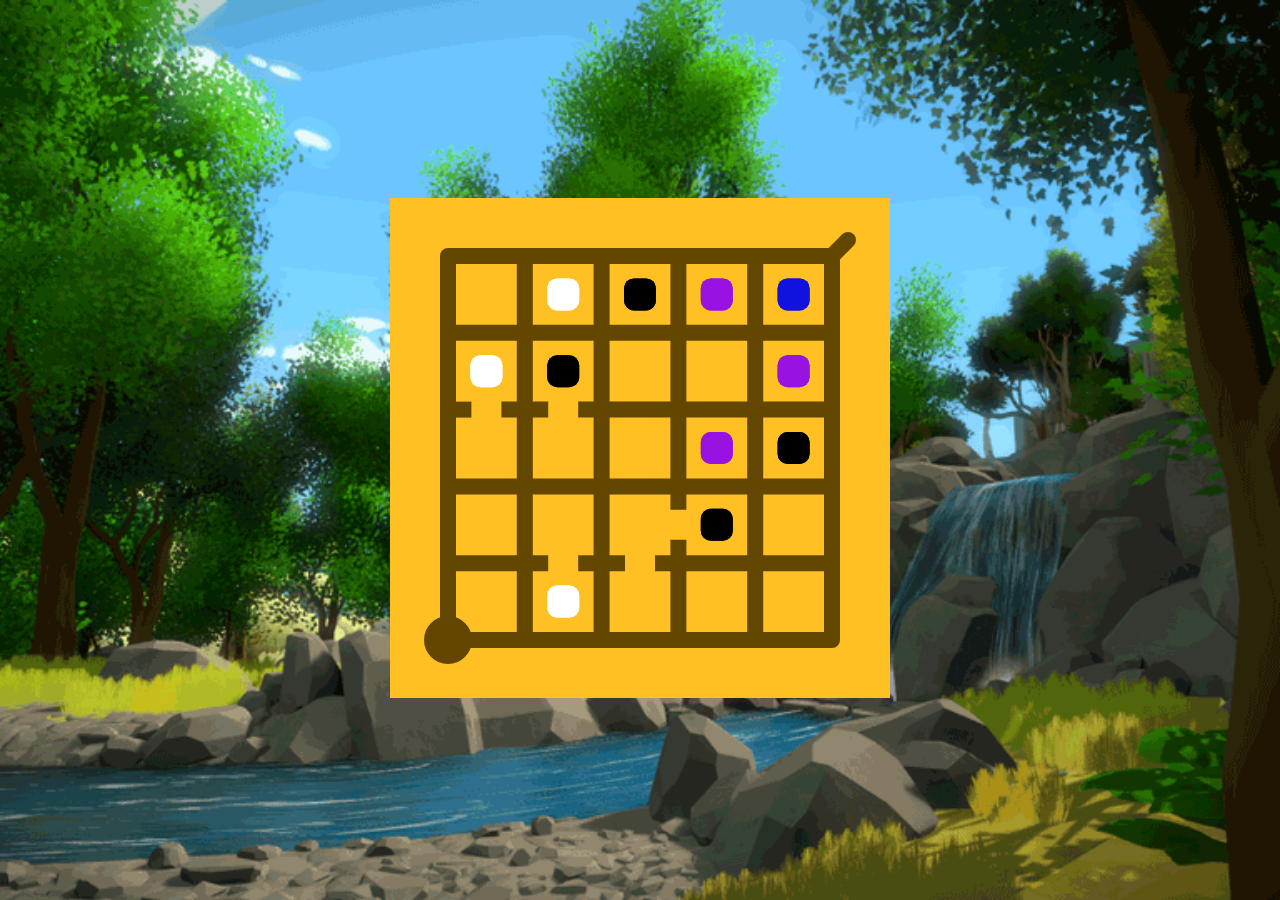
<file: index.html>
<!DOCTYPE html>
<html class="game">
<link rel="stylesheet" href="common.css">
<div id="drawing"></div>
<script src="svg.js"></script>
<script src="svg.filter.js"></script>
<script src="puzzle.js"></script>
<script src="panel.js"></script>
</file>
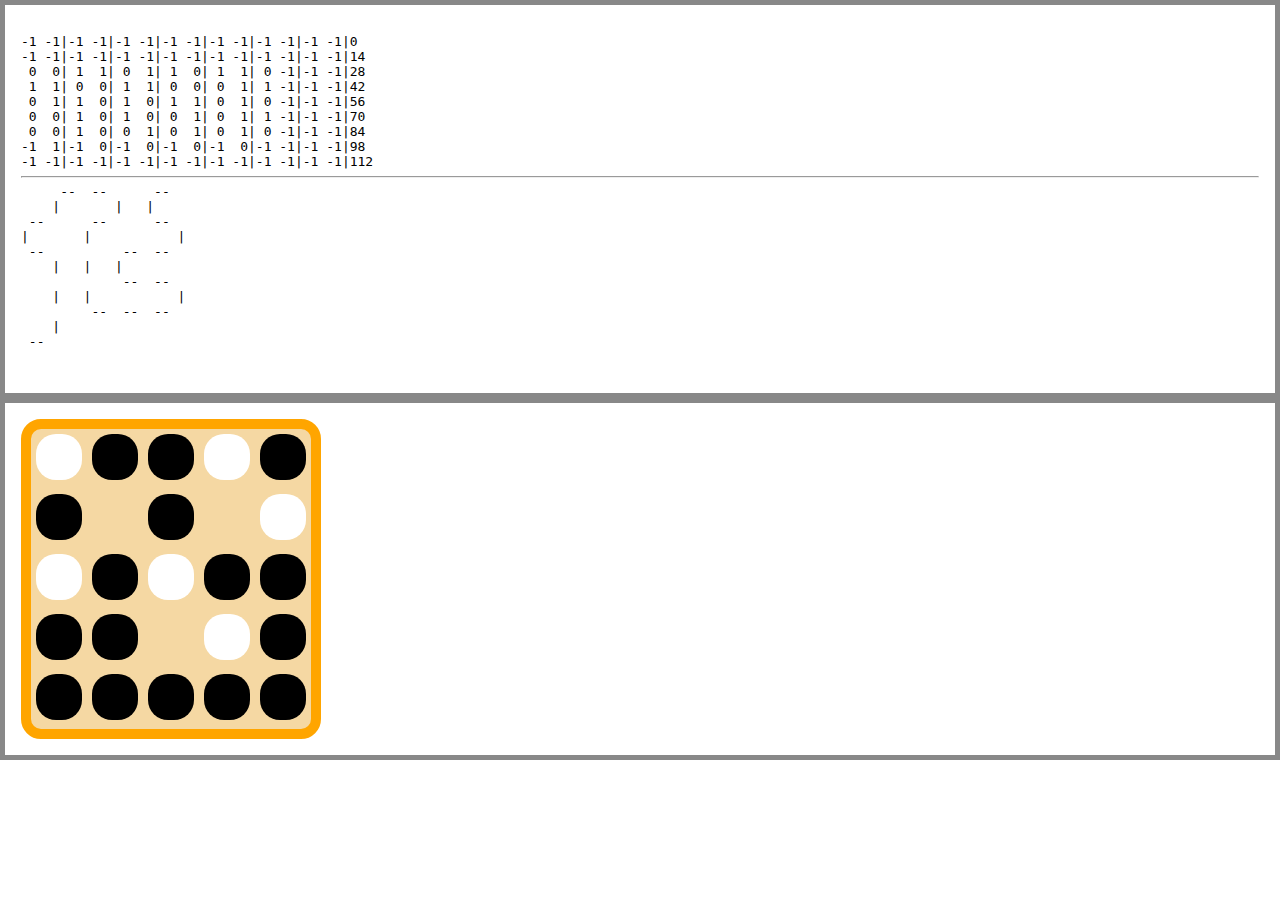
<file: puzzle.html>
<!DOCTYPE html>
<html class="puzzle-gen">
<link rel="stylesheet" href="common.css">
<div id="walls" class="module"></div>
<div id="cells" class="module"></div>
<script>
    window.DEBUG_PUZZLE= true;
</script>
<script src="puzzle.js"></script>
</file>
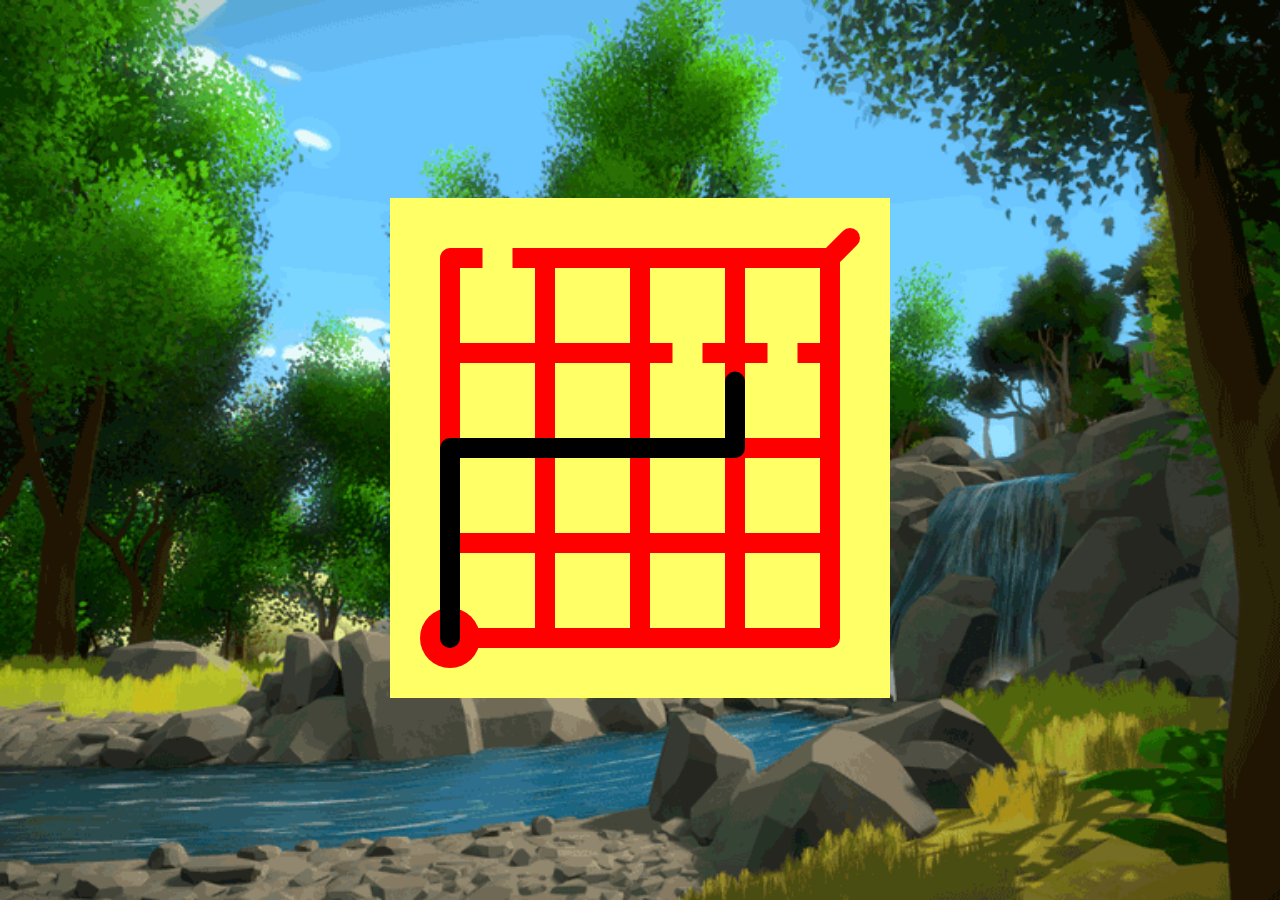
<file: svg.html>
<!DOCTYPE html>
<html>
<head>
  <title>SVG.js</title>
</head>
<body>
  <div id="drawing"></div>
</body>
</html>

<style>
html, body {
    height: 100%;
}
body {
    margin: 0;
    padding: 0;
    background-image: url("screenshot12-low.png");
    background-size: cover;
    background-position: center;
    display: flex;
    align-items: center;
    justify-content: center;
}
#drawing > svg {
    margin: 0;
    width: 500px;
    height: 500px;
}
</style>

<script src="svg.js"></script>
<script>
'use strict';

let cells= [
    
];


const Panel= function() {

    let svg;
    let mouseX= -100;
    let mouseY= -100;
    let mouseX_= -100;
    let mouseY_= -100;

    const width= 5;
    const height= 5;
    const gapsX= [ [ 0 ], [ 2, 3 ], [], [], [] ];
    const inCX= 0;
    const inCY= height - 1;
    const outCX= width - 1;
    const outCY= 0;
    const way= [ [ inCX, inCY ], [ 0, 2 ], [ 3, 2 ], [ 3, 0 ], [ outCX, outCY ] ];

    const lineColor= '#F00';
    const border= 10;
    const lineWidth= 4;
    const gapWidth= 6;

    const nodeX= [];
    const nodeY= [];
    for ( let x= 0; x < width;  x++ ) nodeX[x]= (100 - lineWidth - border * 2) * x / (width - 1)  + lineWidth / 2 + border;
    for ( let y= 0; y < height; y++ ) nodeY[y]= (100 - lineWidth - border * 2) * y / (height - 1) + lineWidth / 2 + border;

    const inX= nodeX[inCX];
    const inY= nodeY[inCY];
    const outX= nodeX[outCX];
    const outY= nodeY[outCY];
    let outX1= nodeX[outCX];
    let outY1= nodeY[outCY];

    if ( outCX == 0 ) outX1 -= lineWidth;
    if ( outCX == width - 1 ) outX1 += lineWidth;
    if ( outCY == 0 ) outY1 -= lineWidth;
    if ( outCY == height - 1 ) outY1 += lineWidth;

    const outCX1= width;
    const outCY1= height;
    nodeX[outCX1]= outX1;
    nodeY[outCY1]= outY1;

    const _dist= (x0, y0, x1, y1) => Math.sqrt((x1 - x0) * (x1 - x0) + (y1 - y0) * (y1 - y0));

/*
    const _pointDist= (xa, ya, xb, yb, x, y ) => {
        const dxab= xb - xa;
        const dyab= yb - ya;
        const d= dyab * (x - xa) - dxab * (y - ya);
        return Math.sqrt(d * d / (dxab * dxab + dyab * dyab));
    };
*/
    const _pointOnLineDist= (x1, y1, x2, y2, x, y) => {
        const dx= x2 - x1;
        const dy= y2 - y1;
        const t= (dx * (x - x1) + dy * (y - y1)) / (dx * dx + dy * dy);
        const px = dx * t + x1;
        const py = dy * t + y1;
        return _dist(x1, y1, px, py);
    };

    const _setMousePos= function( event ) {
        const node= svg.node;
        const rect= node.getBoundingClientRect();

// console.log(rect);

        mouseX_= mouseX= 100 * (event.clientX - rect.x) / rect.width;
        mouseY_= mouseY= 100 * (event.clientY - rect.y) / rect.height;
    };

    const _drawWay= function( way ) {
        let pointsStr= '';
        let pathLength= 0;
        let lastX;
        let lastY;
        for ( var i= 0; i < way.length; i++ ) {
            let x= nodeX[way[i][0]];
            let y= nodeY[way[i][1]];
            pointsStr += ',' + x + ',' + y;
            if ( i ) pathLength += _dist(lastX, lastY, x, y);
            lastX= x;
            lastY= y;
        }

        if ( lastTrackNext ) {
//            if ( lastTrackNext.percent < 1 ) {
                const tX= lastTrackNext.x;
                const tY= lastTrackNext.y;
                const p= lastTrackNextPercent;
                const pX= lastX * (1 - p) + tX * ( p);
                const pY= lastY * (1 - p) + tY * ( p);
                pointsStr += ',' + pX + ',' + pY;
                pathLength += _dist(lastX, lastY, pX, pY);
// console.log(pX, pY);
//            }
        }

//        pointsStr += ',' + outX1 + ',' + outY1;
//        pathLength += _dist(outX, outY, outX1, outY1);

        wayPath.attr('stroke-dashoffset', 10000 - pathLength);
        wayPath.plot('M' + pointsStr.substr(1));
    };

    let trackMouse= false;
    const track= [];
    const trackNext= [];
    const trackCells= [];
    let lastTrackNext;
    let lastTrackNextPercent;
    let trackCX;
    let trackCY;

    const _addTrackNext= function( cx, cy ) {
        trackNext.push({ cx: cx, cy: cy, x: nodeX[cx], y: nodeY[cy], percent: 0, dist: 0 });
    };

    const _updateTrackNext= function() {
        lastTrackNext= undefined;
        trackNext.length= 0;

// console.log("UPDTN", trackCX, trackCY);

        if ( trackCX == outCX1 && trackCY == outCY1 ) {
            _addTrackNext(outCX, outCY);
            return;
        }

        if ( trackCX > 0          ) _addTrackNext(trackCX - 1, trackCY);
        if ( trackCX < width - 1  ) _addTrackNext(trackCX + 1, trackCY);
        if ( trackCY > 0          ) _addTrackNext(trackCX, trackCY - 1);
        if ( trackCY < height - 1 ) _addTrackNext(trackCX, trackCY + 1);
        if ( trackCX == outCX && trackCY == outCY ) {
            trackNext.push({ cx: outCX1, cy: outCY1, x: outX1, y: outY1, percent: 0, dist: 0 });
        }
    };

    const _drawTrack= function() {
        _drawWay(track);
    };

    const _addToTrack= function( x, y ) {

// console.log("ADD", x, y);

        trackCX= x;
        trackCY= y;
        track.push([ trackCX, trackCY ]);
        trackCells[trackCY * width + trackCX]= track.length;

// _drawTrack();
// console.table(track);

        _updateTrackNext();
    };

    const _removeFromTrack= function() {
        trackCells[trackCY * width + trackCX]= 0;
        track.pop();
        trackCX= track[track.length - 1][0];
        trackCY= track[track.length - 1][1];
    };

    const _resetTrack= function() {
        track.length= 0;
        trackCells.length= 0;
        _addToTrack(inCX, inCY);
    };

    let rec= 0;
    let recOne= 0;
    const _updateTrack= function() {
        rec++;
        if ( rec > 10 ) {
            console.log("RECURSION");
            debugger;
            if ( recOne == 0 ) {
                _recOne= 1;
                __updateTrack();
            }
        }
        else {
            __updateTrack();
        }
        rec--;
    }

    const __updateTrack= function() {
        if ( !trackNext.length ) return;

// console.log("A");

        trackNext.map(next => {
            const nextNodeDist= _dist(nodeX[trackCX], nodeY[trackCY], next.x, next.y);
            next.percent= _pointOnLineDist(nodeX[trackCX], nodeY[trackCY], next.x, next.y, mouseX, mouseY) / nextNodeDist;
            next.dist= _dist(next.x, next.y, mouseX, mouseY) / nextNodeDist;
        });
        trackNext.sort((next1, next2) => next1.dist - next2.dist);

// if ( lastTrackNext) console.log(lastTrackNext.cx, lastTrackNext.cy, lastTrackNext.percent);
// console.log("B", trackNext[0].dist);


        if ( trackNext[0].dist > 1 ) {

// console.log("F");

            return;
        }

        const cell= trackCells[trackNext[0].cy * width + trackNext[0].cx];

// console.log("E");

        if ( cell && lastTrackNext && (trackNext[0].cx == lastTrackNext.cx || trackNext[0].cy == lastTrackNext.cy) ) {

// console.log(trackCX, trackCY, trackNext, cell, track.length - 1);
// console.log(cell, track.length, trackCX, trackCY, trackNext[0], lastTrackNext);

            if ( cell == track.length - 1 ) {
                _removeFromTrack();
                _updateTrackNext();

// console.log("NXY", trackCX, trackCY, trackNext);

                _updateTrack();
                return;
            }
        }

        if ( lastTrackNext ) {

// console.log("C");

            if ( trackNext[0].cx != lastTrackNext.cx || trackNext[0].cy != lastTrackNext.cy ) {

// console.log("D", lastTrackNext.cx, lastTrackNext.cy, lastTrackNextPercent, lastTrackNext.percent);
// console.table(trackNext);

                if ( lastTrackNext.percent > .3 ) return;
            }
        }

// console.log("T=", trackNext[0], trackNext);

        lastTrackNext= trackNext[0];

        if ( cell ) {
            lastTrackNextPercent= lastTrackNext.percent > .6 ? .6 : lastTrackNext.percent;
            return;
        }

// console.log("DIST", lastTrackNext.dist, _dist(lastTrackNext.x, lastTrackNext.y, nodeX[trackCX], nodeY[trackCY]) );

        if ( lastTrackNext.percent < 1 ) {
            lastTrackNextPercent= lastTrackNext.percent;
            return;
        }

        _addToTrack(lastTrackNext.cx, lastTrackNext.cy);
        _updateTrack();  // Tail recursion
    };

    let lastMouseX= 0;
    let lastMouseY= 0;
    const FACT= .2;

    const _loop= function() {
        if ( !trackMouse ) return;

        if ( mouseX_ != lastMouseX || mouseY_ != lastMouseY ) {
// console.log((mouseX_ - lastMouseX) * FACT, (mouseY_ - lastMouseY) * FACT);
            mouseX= mouseX_ + (mouseX_ - lastMouseX) * FACT;
            mouseY= mouseY_ + (mouseY_ - lastMouseY) * FACT;
            lastMouseX= mouseX_;
            lastMouseY= mouseY_;
            _updateTrack();
            _drawTrack();
        }
        window.requestAnimationFrame(_loop);
    }

    const setSvg= function( svg_ ) {
        svg= svg_;

        svg.on('mousedown', function( event ) {
            _setMousePos(event);

            trackMouse= false;

            const d= _dist(inX, inY, mouseX, mouseY);
            if ( d < lineWidth * 1.4 ) {
                trackMouse= true;
            }

            _resetTrack();
            _updateTrack();
            _drawTrack();

            window.requestAnimationFrame(_loop);
        });
        svg.on('mouseup', function( event ) {
            // trackMouse= false;
        });
        svg.on('mousemove', function( event ) {
            _setMousePos(event);

//            if ( !trackMouse ) return;

//            _updateTrack();
//            _drawTrack();

/*
            const trackEX= nodeX[trackX];
            const trackEY= nodeY[trackY];

            const d= _dist(nodeX, nodeY, mouseX, mouseY);

            console.log(d, lineWidth * 1.4, "MXY", mouseX, mouseY, "IN", inX, inY, "OUT", outX, outY);

            // console.log("WIDTH", window.aa= svg.node);
            // console.log(event, svg.node.offsetWidth);
            // rect.draw(event, options);
*/
        });

    };

    const drawPanel= function() {

        svg.node.setAttribute('viewBox', '0 0 100 100');
        svg.size(100, 100);
        svg.rect(100, 100).attr({ fill: '#fF6' });

//        var polygon = svg.polygon([ nodeX[0], nodeY[0], nodeX[width - 1], nodeY[0], nodeX[width - 1], nodeY[height - 1], nodeX[0], nodeY[height - 1] ])
//        polygon.fill('none').move(nodeX[0], nodeY[0])
//        polygon.stroke({ color: lineColor, width: lineWidth, linecap: 'round', linejoin: 'round' })

        svg.circle(lineWidth).center(nodeX[0], nodeY[0]).fill(lineColor);
        svg.circle(lineWidth).center(nodeX[width - 1], nodeY[0]).fill(lineColor);
        svg.circle(lineWidth).center(nodeX[width - 1], nodeY[height - 1]).fill(lineColor);
        svg.circle(lineWidth).center(nodeX[0], nodeY[height - 1]).fill(lineColor);
        svg.circle(lineWidth * 3).center(inX, inY).fill(lineColor);
        svg.line(outX, outY, outX1, outY1).stroke({ color: lineColor, width: lineWidth, linecap: 'round' });

        for ( let x= 0; x < width; x++ ) {
            svg.line(nodeX[x], nodeY[0], nodeX[x], nodeY[height - 1]).stroke({ color: lineColor, width: lineWidth });
        }

        for ( let y= 0; y < height; y++ ) {
            let fromX= nodeX[0];
            let toX= nodeX[width - 1];
            for ( let i= 0; i < gapsX[y].length; i++ ) {
                toX= (nodeX[gapsX[y][i]] + nodeX[gapsX[y][i] + 1]) / 2 - gapWidth / 2;
                svg.line(fromX, nodeY[y], toX, nodeY[y]).stroke({ color: lineColor, width: lineWidth });
                fromX= toX + gapWidth;
                toX= nodeX[width - 1];
            }
            svg.line(fromX, nodeY[y], toX, nodeY[y]).stroke({ color: lineColor, width: lineWidth });
        }
    };

    let wayPath;

    const drawWay= function() {

        let pointsStr= '';
        let pathLength= 0;
        let lastX;
        let lastY;
        for ( var i= 0; i < way.length; i++ ) {
            let x= nodeX[way[i][0]];
            let y= nodeY[way[i][1]];
            pointsStr += ',' + x + ',' + y;
            if ( i ) pathLength += _dist(lastX, lastY, x, y);
            lastX= x;
            lastY= y;
        }
        pointsStr += ',' + outX1 + ',' + outY1;
        pathLength += _dist(outX, outY, outX1, outY1);

// console.log(pathLength);

        if ( wayPath ) wayPath.remove();

console.log(pointsStr);

        var path= svg.path('M' + pointsStr.substr(1));
        path.fill('none'); // .move(nodeX[0] < outX1 ? nodeX[0] : outX1, nodeY[0] < outY1 ? nodeY[0] : outY1);
        path.attr('stroke-dasharray', 10000);
        path.attr('stroke-dashoffset', 10000);
        path.stroke({ color: '#000', width: lineWidth, linecap: 'round', linejoin: 'round' })
        path.animate().attr({ 'stroke-dashoffset': 10000 - pathLength });

        wayPath= path;
    };

    this.setSvg= setSvg;
    this.drawPanel= drawPanel;
    this.drawWay= drawWay;
};

const panel= new Panel();
panel.setSvg(SVG('drawing'));
panel.drawPanel();
panel.drawWay();


/*
var draw = SVG('drawing').size(300, 130)
var polyline = draw.polyline('50,0 60,40 100,50 60,60 50,100 40,60 0,50 40,40')
polyline.fill('none').move(20, 20)
polyline.stroke({ color: '#f06', width: 4, linecap: 'round', linejoin: 'round' })
*/

</script>
</file>
<file: common.css>
html, body {
    height: 100%;
}

body {
    margin: 0;
    padding: 0;
}

/* =========================================================
/* Puzzle-Gen Develop
/* ====================================================== */

html.puzzle-gen .module {
    padding: 1rem;
    border: 5px solid #888;
    margin: 1rem:
}

html.puzzle-gen .panel {
    border: 10px solid orange;
    display: inline-block;
    border-radius: 20px;
}

html.puzzle-gen .panel.bw {
    background-color: #f5d8a3;
}

html.puzzle-gen .circle {
    display: inline-block;
    width: 40px;
    height: 40px;
    border-radius: 20px;
    margin: 5px;
}

/* =========================================================
/*  Game
/* ====================================================== */

html.game body {
    background-image: url("screenshot12-low.png");
    background-size: cover;
    background-position: center;
    display: flex;
    align-items: center;
    justify-content: center;
}
html.game #drawing > svg {
    margin: 0;
    width: 500px;
    height: 500px;
}

/* Marker */

html.game .marker {
    display: none;
}

html.game svg.show-in-marker .marker {
    display: initial;
    fill-opacity: 0;
    stroke: #FFFFFF;
    stroke-width: .08;
    transform-origin: 50% 50%;
    animation-name: marker;
    animation-direction: normal;
    animation-iteration-count: infinite;
    animation-duration: 2.5s;
}

@keyframes marker {
    0%   { transform: scale(0, 0);   opacity: 0; }
    5%   {                           opacity: .8; }
    20%  {                           opacity: .8; }
    40%  { transform: scale(10, 10); opacity: 0; }
    100% { transform: scale(0, 0);   opacity: 0; }
}

html.game .way {
    display: none;
}

html.game svg.show-way .way {
    display: initial;
}

/* Pulse */

html.game svg.pulse .way {
    animation-name: pulse-way;
    animation-direction: alternate-reverse;
    animation-iteration-count: infinite;
    animation-duration: .3s;
    animation-timing-function: ease-in-out;
}

html.game svg.pulse .way.start {
    animation-name: pulse-way-start;
}

@keyframes pulse-way {
    0%      { stroke: #FFF; }
    100%    { stroke: #CCC; }
}

@keyframes pulse-way-start {
    0%     { stroke: #FFF; fill: #FFF; }
    100%   { stroke: #CCC; fill: #CCC; }
}

/* Solved */

html.game svg.solved .way {
    stroke: #8F8;
}

html.game svg.solved .way.start {
    fill: #8F8;
}

html.game svg.solved.pulse .way {
    animation-name: solved-pulse-way;
}

html.game svg.solved.pulse .way.start {
    animation-name: solved-pulse-way-start;
}

@keyframes solved-pulse-way {
    0%      { stroke: #FFF; }
    100%    { stroke: #8F8; }
}

@keyframes solved-pulse-way-start {
    0%     { stroke: #FFF; fill: #FFF; }
    100%   { stroke: #8F8; fill: #8F8; }
}
</file>
